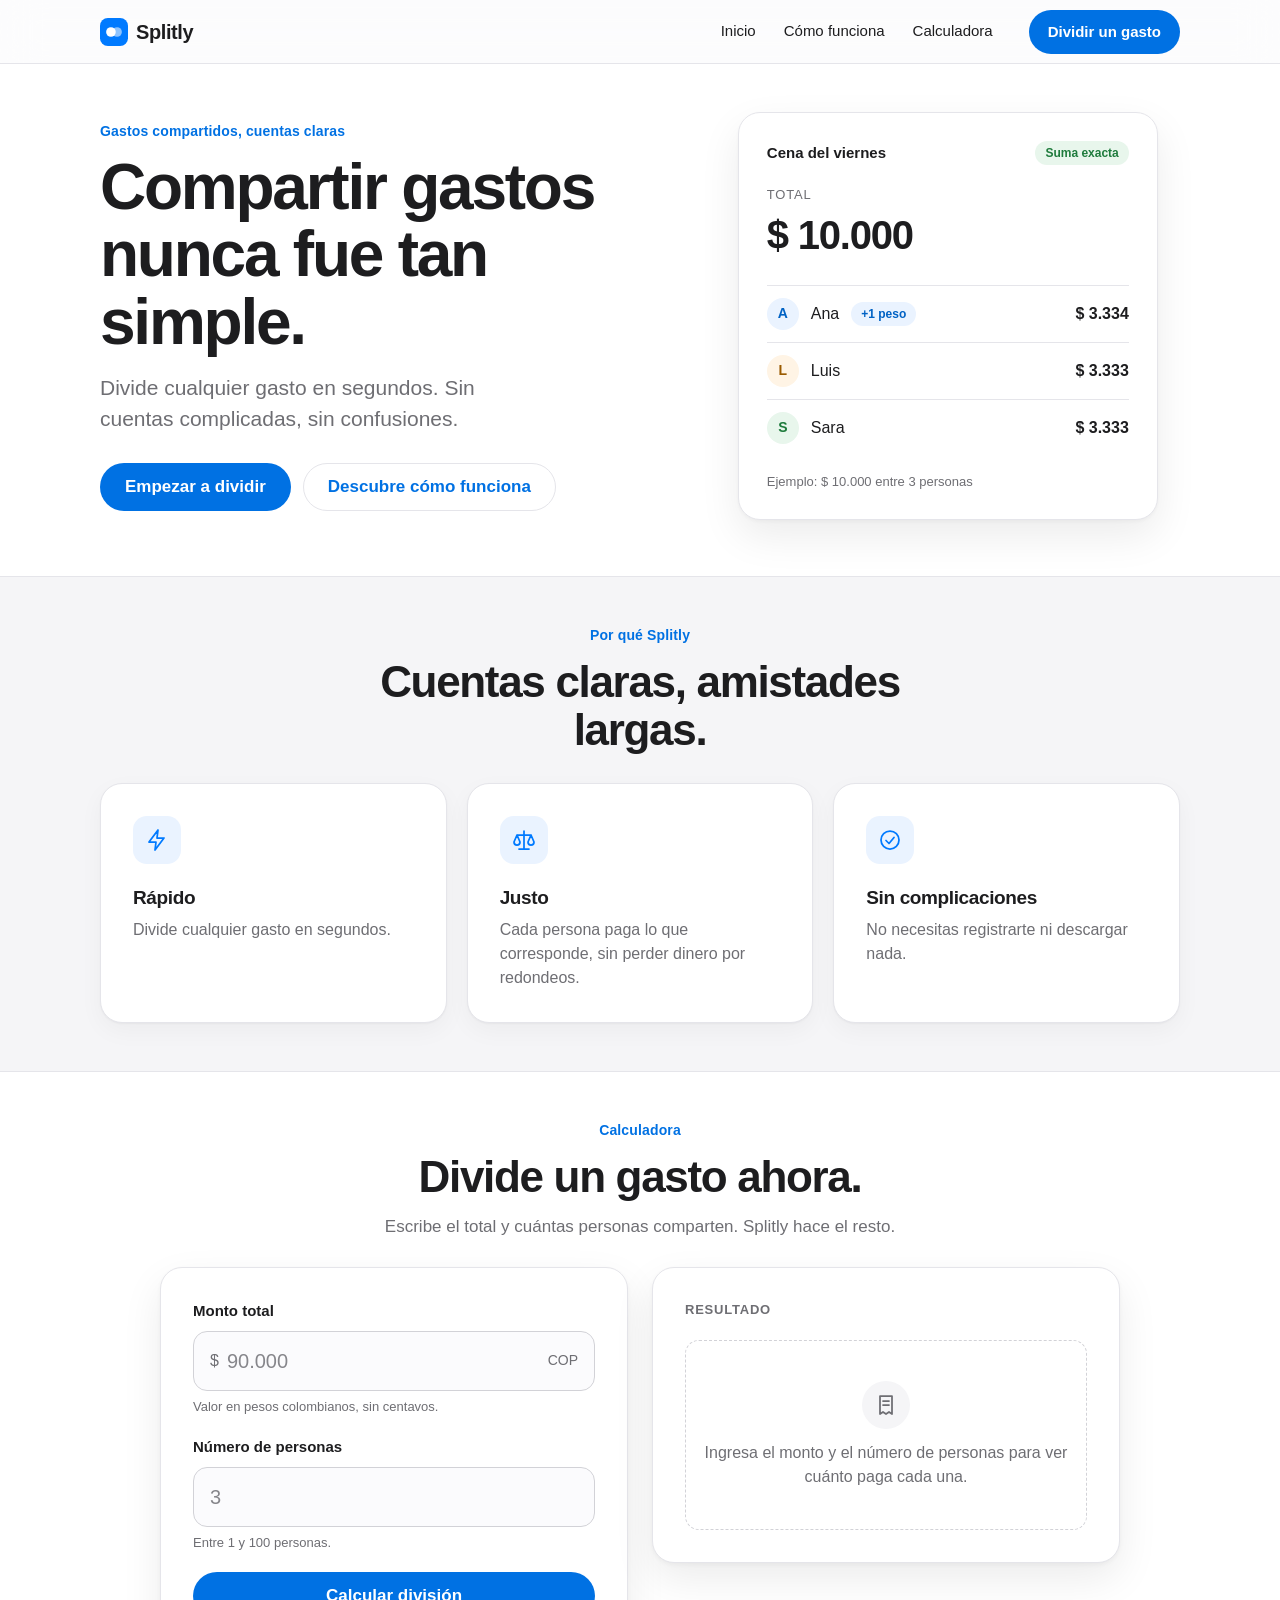
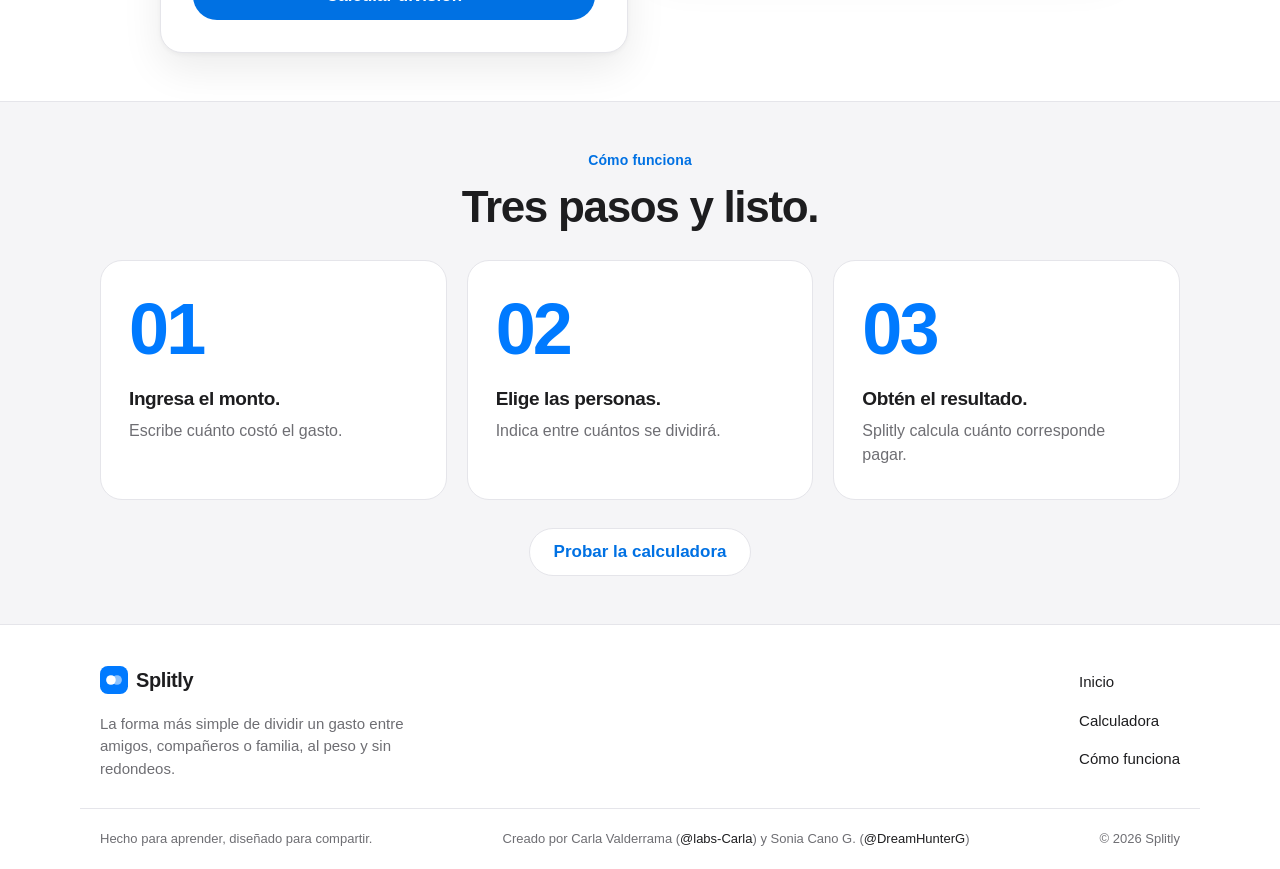
<file: frontend/index.html>
<!DOCTYPE html>
<html lang="es">
<head>
  <meta charset="UTF-8">
  <meta name="viewport" content="width=device-width, initial-scale=1">
  <title>Splitly — Divide gastos en segundos</title>
  <meta name="description" content="Splitly divide cualquier gasto en pesos colombianos entre varias personas, al peso y sin redondeos.">
  <meta name="theme-color" content="#F5F5F7">
  <link rel="icon" type="image/svg+xml" href="data:image/svg+xml,%3Csvg xmlns='http://www.w3.org/2000/svg' viewBox='0 0 32 32' width='32' height='32'%3E%3Crect width='32' height='32' rx='9' fill='%23007AFF'/%3E%3Ccircle cx='12.5' cy='16' r='5.5' fill='%23fff'/%3E%3Ccircle cx='19.5' cy='16' r='5.5' fill='%23fff' fill-opacity='.55'/%3E%3C/svg%3E">
  <link rel="stylesheet" href="style.css">
  <script src="script.js" defer></script>
</head>
<body>
  <a class="saltar" href="#contenido">Saltar al contenido</a>

  <!-- Barra de navegación -->
  <header class="navbar">
    <nav class="navbar__contenido contenedor" aria-label="Principal">
      <a class="logo" href="#inicio">
        <svg class="logo__simbolo" viewBox="0 0 32 32" width="28" height="28" aria-hidden="true" focusable="false"><rect width="32" height="32" rx="9" fill="#007AFF"/><circle cx="12.5" cy="16" r="5.5" fill="#fff"/><circle cx="19.5" cy="16" r="5.5" fill="#fff" fill-opacity=".55"/></svg>
        <span class="logo__texto">Splitly</span>
      </a>
      <button class="navbar__toggle" id="menu-toggle" type="button" aria-expanded="false" aria-controls="menu" aria-label="Abrir menú">
        <svg viewBox="0 0 24 24" width="24" height="24" fill="none" stroke="currentColor" stroke-width="1.75" stroke-linecap="round" stroke-linejoin="round" aria-hidden="true" focusable="false"><path d="M4 6h16M4 12h16M4 18h16"/></svg>
      </button>
      <div class="navbar__menu" id="menu">
        <ul class="navbar__enlaces">
          <li><a class="navbar__enlace" href="#inicio">Inicio</a></li>
          <li><a class="navbar__enlace" href="#como-funciona">Cómo funciona</a></li>
          <li><a class="navbar__enlace" href="#calculadora">Calculadora</a></li>
        </ul>
        <a class="boton boton--primario boton--pequeno" href="#calculadora">Dividir un gasto</a>
      </div>
    </nav>
  </header>

  <main id="contenido">

    <!-- Hero -->
    <section class="hero" id="inicio" aria-labelledby="hero-titulo">
      <div class="contenedor hero__grid">
        <div class="hero__texto">
          <p class="eyebrow">Gastos compartidos, cuentas claras</p>
          <h1 class="hero__titulo" id="hero-titulo">Compartir gastos nunca fue tan simple.</h1>
          <p class="hero__subtitulo">Divide cualquier gasto en segundos. Sin cuentas complicadas, sin confusiones.</p>
          <div class="hero__acciones">
            <a class="boton boton--primario" href="#calculadora">Empezar a dividir</a>
            <a class="boton boton--secundario" href="#como-funciona">Descubre cómo funciona</a>
          </div>
        </div>
        <figure class="hero__visual tarjeta-ejemplo">
          <div class="tarjeta-ejemplo__encabezado">
            <span class="tarjeta-ejemplo__titulo">Cena del viernes</span>
            <span class="chip chip--exito">Suma exacta</span>
          </div>
          <p class="tarjeta-ejemplo__etiqueta">Total</p>
          <p class="tarjeta-ejemplo__monto">$ 10.000</p>
          <ul class="tarjeta-ejemplo__lista">
            <li class="tarjeta-ejemplo__fila">
              <span class="avatar" aria-hidden="true">A</span>
              <span class="tarjeta-ejemplo__nombre">Ana</span>
              <span class="chip">+1 peso</span>
              <span class="tarjeta-ejemplo__valor">$ 3.334</span>
            </li>
            <li class="tarjeta-ejemplo__fila">
              <span class="avatar" aria-hidden="true">L</span>
              <span class="tarjeta-ejemplo__nombre">Luis</span>
              <span class="tarjeta-ejemplo__valor">$ 3.333</span>
            </li>
            <li class="tarjeta-ejemplo__fila">
              <span class="avatar" aria-hidden="true">S</span>
              <span class="tarjeta-ejemplo__nombre">Sara</span>
              <span class="tarjeta-ejemplo__valor">$ 3.333</span>
            </li>
          </ul>
          <figcaption class="tarjeta-ejemplo__pie">Ejemplo: $ 10.000 entre 3 personas</figcaption>
        </figure>
      </div>
    </section>

    <!-- Beneficios -->
    <section class="seccion" id="beneficios" aria-labelledby="beneficios-titulo">
      <div class="contenedor">
        <header class="seccion__encabezado">
          <p class="eyebrow">Por qué Splitly</p>
          <h2 class="seccion__titulo" id="beneficios-titulo">Cuentas claras, amistades largas.</h2>
        </header>
        <ul class="beneficios">
          <li class="tarjeta beneficio">
            <span class="beneficio__icono">
              <svg viewBox="0 0 24 24" width="24" height="24" fill="none" stroke="currentColor" stroke-width="1.75" stroke-linecap="round" stroke-linejoin="round" aria-hidden="true" focusable="false"><path d="M13 2 4 14h7l-1 8 9-12h-7z"/></svg>
            </span>
            <h3 class="beneficio__titulo">Rápido</h3>
            <p class="beneficio__texto">Divide cualquier gasto en segundos.</p>
          </li>
          <li class="tarjeta beneficio">
            <span class="beneficio__icono">
              <svg viewBox="0 0 24 24" width="24" height="24" fill="none" stroke="currentColor" stroke-width="1.75" stroke-linecap="round" stroke-linejoin="round" aria-hidden="true" focusable="false"><path d="M12 3v18M7 21h10M5 7h14M5 7l-3 7a3 3 0 0 0 6 0zM19 7l-3 7a3 3 0 0 0 6 0z"/></svg>
            </span>
            <h3 class="beneficio__titulo">Justo</h3>
            <p class="beneficio__texto">Cada persona paga lo que corresponde, sin perder dinero por redondeos.</p>
          </li>
          <li class="tarjeta beneficio">
            <span class="beneficio__icono">
              <svg viewBox="0 0 24 24" width="24" height="24" fill="none" stroke="currentColor" stroke-width="1.75" stroke-linecap="round" stroke-linejoin="round" aria-hidden="true" focusable="false"><circle cx="12" cy="12" r="9"/><path d="m8 12.5 3 3 5-6"/></svg>
            </span>
            <h3 class="beneficio__titulo">Sin complicaciones</h3>
            <p class="beneficio__texto">No necesitas registrarte ni descargar nada.</p>
          </li>
        </ul>
      </div>
    </section>

    <!-- Calculadora -->
    <section class="seccion seccion--calculadora" id="calculadora" aria-labelledby="calculadora-titulo">
      <div class="contenedor">
        <header class="seccion__encabezado">
          <p class="eyebrow">Calculadora</p>
          <h2 class="seccion__titulo" id="calculadora-titulo">Divide un gasto ahora.</h2>
          <p class="seccion__descripcion">Escribe el total y cuántas personas comparten. Splitly hace el resto.</p>
        </header>
        <div class="calculadora">

          <!-- Formulario -->
          <form class="tarjeta calculadora__formulario" id="formulario" novalidate>
            <div class="campo">
              <label class="campo__etiqueta" for="monto">Monto total</label>
              <div class="campo__control">
                <span class="campo__prefijo" aria-hidden="true">$</span>
                <input class="campo__entrada" type="text" id="monto" name="monto" inputmode="numeric" autocomplete="off" placeholder="90.000" aria-describedby="ayuda-monto">
                <span class="campo__sufijo" aria-hidden="true">COP</span>
              </div>
              <p class="campo__ayuda" id="ayuda-monto">Valor en pesos colombianos, sin centavos.</p>
            </div>
            <div class="campo">
              <label class="campo__etiqueta" for="personas">Número de personas</label>
              <div class="campo__control">
                <input class="campo__entrada" type="text" id="personas" name="personas" inputmode="numeric" autocomplete="off" placeholder="3" aria-describedby="ayuda-personas">
              </div>
              <p class="campo__ayuda" id="ayuda-personas">Entre 1 y 100 personas.</p>
            </div>
            <div class="alerta" id="error" role="alert" hidden></div>
            <button class="boton boton--primario boton--bloque" id="boton-calcular" type="submit">
              <span class="boton__spinner" aria-hidden="true"></span>
              <span class="boton__texto">Calcular división</span>
            </button>
          </form>

          <!-- Resultado -->
          <section class="tarjeta resultado" aria-labelledby="resultado-titulo" aria-live="polite">
            <h3 class="resultado__titulo" id="resultado-titulo">Resultado</h3>
            <div class="resultado__vacio" id="resultado-vacio">
              <span class="resultado__vacio-icono">
                <svg viewBox="0 0 24 24" width="24" height="24" fill="none" stroke="currentColor" stroke-width="1.75" stroke-linecap="round" stroke-linejoin="round" aria-hidden="true" focusable="false"><path d="M6 3h12v18l-3-2-3 2-3-2-3 2zM9 8h6M9 12h6"/></svg>
              </span>
              <p>Ingresa el monto y el número de personas para ver cuánto paga cada una.</p>
            </div>
            <div class="resultado__contenido" id="resultado" hidden>
              <p class="resultado__etiqueta" id="resultado-etiqueta">Cada persona paga</p>
              <p class="resultado__monto" id="resultado-base"></p>
              <dl class="resultado__datos">
                <div class="resultado__dato"><dt>Monto total</dt><dd id="resultado-total"></dd></div>
                <div class="resultado__dato"><dt>Participantes</dt><dd id="resultado-personas"></dd></div>
              </dl>
              <h4 class="resultado__subtitulo">Distribución</h4>
              <ul class="distribucion" id="distribucion"></ul>
              <p class="resultado__nota" id="resultado-nota" hidden></p>
            </div>
          </section>

        </div>
      </div>
    </section>

    <!-- Cómo funciona -->
    <section class="seccion" id="como-funciona" aria-labelledby="como-funciona-titulo">
      <div class="contenedor">
        <header class="seccion__encabezado">
          <p class="eyebrow">Cómo funciona</p>
          <h2 class="seccion__titulo" id="como-funciona-titulo">Tres pasos y listo.</h2>
        </header>
        <ol class="pasos">
          <li class="paso">
            <span class="paso__numero" aria-hidden="true">01</span>
            <h3 class="paso__titulo">Ingresa el monto.</h3>
            <p class="paso__texto">Escribe cuánto costó el gasto.</p>
          </li>
          <li class="paso">
            <span class="paso__numero" aria-hidden="true">02</span>
            <h3 class="paso__titulo">Elige las personas.</h3>
            <p class="paso__texto">Indica entre cuántos se dividirá.</p>
          </li>
          <li class="paso">
            <span class="paso__numero" aria-hidden="true">03</span>
            <h3 class="paso__titulo">Obtén el resultado.</h3>
            <p class="paso__texto">Splitly calcula cuánto corresponde pagar.</p>
          </li>
        </ol>
        <div class="seccion__accion">
          <a class="boton boton--secundario" href="#calculadora">Probar la calculadora</a>
        </div>
      </div>
    </section>

  </main>

  <!-- Pie de página -->
  <footer class="footer">
    <div class="contenedor footer__grid">
      <div class="footer__marca">
        <a class="logo" href="#inicio">
          <svg class="logo__simbolo" viewBox="0 0 32 32" width="28" height="28" aria-hidden="true" focusable="false"><rect width="32" height="32" rx="9" fill="#007AFF"/><circle cx="12.5" cy="16" r="5.5" fill="#fff"/><circle cx="19.5" cy="16" r="5.5" fill="#fff" fill-opacity=".55"/></svg>
          <span class="logo__texto">Splitly</span>
        </a>
        <p class="footer__descripcion">La forma más simple de dividir un gasto entre amigos, compañeros o familia, al peso y sin redondeos.</p>
      </div>
      <nav class="footer__nav" aria-label="Pie de página">
        <ul class="footer__enlaces">
          <li><a class="footer__enlace" href="#inicio">Inicio</a></li>
          <li><a class="footer__enlace" href="#calculadora">Calculadora</a></li>
          <li><a class="footer__enlace" href="#como-funciona">Cómo funciona</a></li>
        </ul>
      </nav>
    </div>
    <div class="contenedor footer__base">
      <p>Hecho para aprender, diseñado para compartir.</p>
      <p class="footer__creditos">
        Creado por Carla Valderrama
        (<a class="footer__enlace" href="https://github.com/labs-Carla">@labs-Carla</a>)
        y Sonia Cano G.
        (<a class="footer__enlace" href="https://github.com/DreamHunterG">@DreamHunterG</a>)
      </p>
      <p>© <span id="anio">2026</span> Splitly</p>
    </div>
  </footer>
</body>
</html>
</file>
<file: frontend/style.css>
/* ==========================================================
   Splitly - Hoja de estilos
   Estilo inspirado en Apple / iOS: minimalista, con mucho
   espacio en blanco, tarjetas redondeadas y sombras sutiles.
   Metodología: nombres de clases tipo BEM (bloque__elemento--modificador).
   ========================================================== */

/* ---------- Variables ---------- */
:root {
  /* Colores base */
  --fondo: #F5F5F7;
  --superficie: #FFFFFF;
  --texto: #1D1D1F;
  --texto-secundario: #6E6E73;
  --borde: #E5E5EA;
  --borde-campo: #D2D2D7;

  /* Acento: --acento (#007AFF) es solo para elementos NO textuales
     (iconos, logo, anillo de foco, borde de campo enfocado).
     Sobre blanco #007AFF da ~4.0:1 y NO cumple WCAG AA para texto normal (4.5:1).
     Por eso el texto, los enlaces y los botones usan #0071E3, que da ~4.7:1. */
  --acento: #007AFF;
  --acento-texto: #0071E3;
  --acento-texto-hover: #0062C4;

  /* Estados y chips */
  --exito: #1E7B3C;
  --exito-fondo: #E8F6EC;
  --error: #D70015;
  --error-fondo: #FFF1F1;
  --chip-fondo: #EAF3FF;
  --chip-texto: #0062C4;

  /* Radios */
  --radio-sm: 10px;
  --radio: 14px;
  --radio-lg: 22px;

  /* Sombras */
  --sombra: 0 1px 2px rgba(0,0,0,.04), 0 8px 24px rgba(0,0,0,.04);
  --sombra-elevada: 0 2px 4px rgba(0,0,0,.04), 0 16px 40px rgba(0,0,0,.08);

  /* Medidas y movimiento */
  --alto-navbar: 64px;
  --transicion: 200ms cubic-bezier(.25,.1,.25,1);

  /* Tipografía */
  --fuente: -apple-system, BlinkMacSystemFont, "SF Pro Text", "Segoe UI", Roboto, "Helvetica Neue", Arial, sans-serif;
}

/* ---------- Base ---------- */
*, *::before, *::after {
  box-sizing: border-box;
}

* {
  margin: 0;
}

[hidden] {
  display: none !important;
}

img, svg {
  display: block;
  max-width: 100%;
}

/* Desplazamiento suave solo si la persona no pidió menos movimiento */
@media (prefers-reduced-motion: no-preference) {
  html {
    scroll-behavior: smooth;
  }
}

body {
  background: var(--fondo);
  color: var(--texto);
  font-family: var(--fuente);
  line-height: 1.5;
  -webkit-font-smoothing: antialiased;
  -moz-osx-font-smoothing: grayscale;
}

h1, h2, h3, h4 {
  letter-spacing: -0.02em;
  font-weight: 600;
}

ul, ol {
  list-style: none;
  padding: 0;
}

/* Las anclas no quedan tapadas por la navbar fija */
section[id] {
  scroll-margin-top: calc(var(--alto-navbar) + 16px);
}

/* Anillo de foco visible para quien navega con teclado */
:focus-visible {
  outline: 3px solid color-mix(in srgb, var(--acento) 55%, transparent);
  outline-offset: 2px;
}

.contenedor {
  width: 100%;
  max-width: 1120px;
  margin-inline: auto;
  padding-inline: 20px;
}

@media (max-width: 359px) {
  .contenedor {
    padding-inline: 16px;
  }
}

/* ---------- Enlace para saltar al contenido ---------- */
.saltar {
  position: fixed;
  top: 8px;
  left: 8px;
  z-index: 100;
  padding: 10px 16px;
  background: var(--acento-texto);
  color: #FFFFFF;
  border-radius: var(--radio-sm);
  font-weight: 600;
  text-decoration: none;
  transform: translateY(-200%);
}

.saltar:focus {
  transform: none;
}

/* ---------- Botones ---------- */
.boton {
  display: inline-flex;
  align-items: center;
  justify-content: center;
  gap: 8px;
  min-height: 48px;
  padding: 0 24px;
  border: 1px solid transparent;
  border-radius: 999px;
  font: inherit;
  font-size: 17px;
  font-weight: 600;
  line-height: 1.2;
  text-align: center;
  text-decoration: none;
  cursor: pointer;
  transition:
    background-color var(--transicion),
    color var(--transicion),
    transform var(--transicion),
    box-shadow var(--transicion);
}

.boton--primario {
  background: var(--acento-texto);
  color: #FFFFFF;
}

.boton--primario:hover {
  background: var(--acento-texto-hover);
}

.boton--primario:active {
  transform: scale(.98);
}

.boton--secundario {
  background: var(--superficie);
  color: var(--acento-texto);
  border-color: var(--borde);
}

.boton--secundario:hover {
  background: #EEF5FF;
}

.boton--secundario:active {
  transform: scale(.98);
}

.boton--pequeno {
  min-height: 44px;
  padding: 0 18px;
  font-size: 15px;
}

.boton--bloque {
  width: 100%;
}

.boton:disabled {
  opacity: .55;
  cursor: not-allowed;
  transform: none;
}

.boton--primario:disabled:hover {
  background: var(--acento-texto); /* deshabilitado no reacciona al mouse */
}

/* Spinner de carga: oculto salvo cuando el botón está ocupado */
.boton__spinner {
  display: none;
}

.boton[aria-busy="true"] {
  cursor: progress; /* sobrescribe el not-allowed de :disabled */
}

.boton[aria-busy="true"] .boton__spinner {
  display: inline-block;
  width: 18px;
  height: 18px;
  flex-shrink: 0;
  border: 2px solid rgba(255,255,255,.35);
  border-top-color: #FFFFFF;
  border-radius: 50%;
  animation: girar 0.8s linear infinite;
}

/* ---------- Navbar ---------- */
.navbar {
  position: sticky;
  top: 0;
  z-index: 50;
  height: var(--alto-navbar);
  background: rgba(255,255,255,.72);
  -webkit-backdrop-filter: saturate(180%) blur(20px);
  backdrop-filter: saturate(180%) blur(20px);
  border-bottom: 1px solid var(--borde);
}

.navbar__contenido {
  display: flex;
  align-items: center;
  justify-content: space-between;
  height: 100%;
}

.logo {
  display: inline-flex;
  align-items: center;
  gap: 8px;
  color: var(--texto);
  text-decoration: none;
}

.logo__texto {
  font-size: 20px;
  font-weight: 700;
  letter-spacing: -0.02em;
}

.navbar__toggle {
  display: inline-grid;
  place-items: center;
  width: 44px;
  height: 44px;
  padding: 0;
  border: 0;
  background: transparent;
  border-radius: var(--radio-sm);
  color: var(--texto);
  cursor: pointer;
  transition: background-color var(--transicion);
}

.navbar__toggle:hover {
  background: rgba(0,0,0,.05);
}

.navbar__enlace {
  display: flex;
  align-items: center;
  color: var(--texto);
  font-size: 15px;
  text-decoration: none;
  padding: 8px 12px;
  border-radius: 8px;
  transition: color var(--transicion);
}

.navbar__enlace:hover {
  color: var(--acento-texto);
}

/* Móvil: menú desplegable */
.navbar__menu {
  position: absolute;
  top: 100%;
  left: 0;
  right: 0;
  display: none;
  flex-direction: column;
  gap: 8px;
  padding: 12px 20px 20px;
  background: var(--superficie);
  border-bottom: 1px solid var(--borde);
  box-shadow: var(--sombra-elevada);
}

.navbar__enlaces {
  display: flex;
  flex-direction: column;
}

.navbar__menu .navbar__enlace {
  min-height: 44px;
  padding: 12px;
}

.navbar__menu .boton {
  width: 100%;
}

/* Estado abierto (lo activa el JavaScript con la clase navbar--abierto) */
.navbar--abierto .navbar__menu {
  display: flex;
  animation: desplegar 200ms ease-out;
}

/* Escritorio: menú en fila */
@media (min-width: 768px) {
  .navbar__toggle {
    display: none;
  }

  .navbar__menu {
    position: static;
    display: flex;
    flex-direction: row;
    align-items: center;
    gap: 24px;
    padding: 0;
    background: none;
    border-bottom: 0;
    box-shadow: none;
  }

  .navbar__enlaces {
    flex-direction: row;
    gap: 4px;
  }

  .navbar__menu .navbar__enlace {
    min-height: 0;
    padding: 8px 12px;
  }

  .navbar__menu .boton {
    width: auto;
  }
}

/* ---------- Hero ---------- */
.hero {
  padding-block: 32px 40px;
  background: var(--superficie);
  border-bottom: 1px solid var(--borde);
}

@media (min-width: 768px) {
  .hero {
    padding-block: 48px 56px;
  }
}

.hero__grid {
  display: grid;
  grid-template-columns: minmax(0, 1fr);
  gap: 48px;
}

@media (min-width: 900px) {
  .hero__grid {
    grid-template-columns: 1.1fr 0.9fr;
    align-items: center;
  }
}

.eyebrow {
  margin-bottom: 12px;
  font-size: 14px;
  font-weight: 600;
  letter-spacing: .01em;
  color: var(--acento-texto);
}

.hero__titulo {
  max-width: 14ch;
  font-size: clamp(2.25rem, 6vw + 0.5rem, 4rem);
  font-weight: 700;
  line-height: 1.05;
  letter-spacing: -0.035em;
}

.hero__subtitulo {
  max-width: 36ch;
  margin: 16px 0 28px;
  font-size: clamp(1.0625rem, 1vw + 0.9rem, 1.3125rem);
  color: var(--texto-secundario);
}

.hero__acciones {
  display: flex;
  flex-wrap: wrap;
  gap: 12px;
}

@media (max-width: 479px) {
  .hero__acciones .boton {
    flex: 1 1 100%;
  }
}

/* ---------- Tarjeta de ejemplo (hero) ---------- */
.tarjeta-ejemplo {
  width: 100%;
  max-width: 420px;
  justify-self: center;
  margin: 0;
  padding: 20px;
  background: var(--superficie);
  border: 1px solid var(--borde);
  border-radius: var(--radio-lg);
  box-shadow: var(--sombra-elevada);
  animation: aparecer 500ms ease-out both;
}

@media (min-width: 480px) {
  .tarjeta-ejemplo {
    padding: 28px;
  }
}

.tarjeta-ejemplo__encabezado {
  display: flex;
  align-items: center;
  justify-content: space-between;
  gap: 12px;
  margin-bottom: 20px;
}

.tarjeta-ejemplo__titulo {
  font-size: 15px;
  font-weight: 600;
}

.tarjeta-ejemplo__etiqueta {
  font-size: 13px;
  color: var(--texto-secundario);
  text-transform: uppercase;
  letter-spacing: .06em;
}

.tarjeta-ejemplo__monto {
  margin-bottom: 20px;
  font-size: 40px;
  font-weight: 700;
  letter-spacing: -0.03em;
  font-variant-numeric: tabular-nums;
}

.tarjeta-ejemplo__fila {
  display: flex;
  align-items: center;
  gap: 12px;
  padding: 12px 0;
  border-top: 1px solid var(--borde);
}

.tarjeta-ejemplo__nombre {
  font-weight: 500;
}

.tarjeta-ejemplo__valor {
  margin-left: auto;
  font-weight: 600;
  font-variant-numeric: tabular-nums;
}

.tarjeta-ejemplo__pie {
  margin-top: 16px;
  font-size: 13px;
  color: var(--texto-secundario);
}

/* ---------- Avatar y chips ---------- */
.avatar {
  display: inline-grid;
  place-items: center;
  flex-shrink: 0;
  width: 32px;
  height: 32px;
  border-radius: 50%;
  font-size: 14px;
  font-weight: 600;
}

.tarjeta-ejemplo__fila:nth-child(1) .avatar {
  background: #EAF3FF;
  color: #0062C4;
}

.tarjeta-ejemplo__fila:nth-child(2) .avatar {
  background: #FFF4E5;
  color: #9A5B00;
}

.tarjeta-ejemplo__fila:nth-child(3) .avatar {
  background: #E8F6EC;
  color: #1E7B3C;
}

.chip {
  display: inline-flex;
  padding: 3px 10px;
  border-radius: 999px;
  background: var(--chip-fondo);
  color: var(--chip-texto);
  font-size: 12px;
  font-weight: 600;
  white-space: nowrap;
}

.chip--exito {
  background: var(--exito-fondo);
  color: var(--exito);
}

/* ---------- Secciones genéricas ---------- */
.seccion {
  padding-block: 32px;
}

@media (min-width: 768px) {
  .seccion {
    padding-block: 48px;
  }
}

.seccion__encabezado {
  max-width: 640px;
  margin: 0 auto 28px;
  text-align: center;
}

.seccion__titulo {
  font-size: clamp(1.75rem, 3vw + 1rem, 2.75rem);
  font-weight: 700;
  letter-spacing: -0.03em;
  line-height: 1.1;
}

.seccion__descripcion {
  margin-top: 12px;
  font-size: 17px;
  color: var(--texto-secundario);
}

.seccion__accion {
  margin-top: 28px;
  text-align: center;
}

.tarjeta {
  padding: 24px;
  background: var(--superficie);
  border: 1px solid var(--borde);
  border-radius: var(--radio-lg);
  box-shadow: var(--sombra);
}

@media (min-width: 768px) {
  .tarjeta {
    padding: 32px;
  }
}

/* ---------- Beneficios ---------- */
.beneficios {
  display: grid;
  grid-template-columns: repeat(auto-fit, minmax(min(100%, 260px), 1fr));
  gap: 20px;
}

.beneficio {
  transition: transform var(--transicion), box-shadow var(--transicion);
}

@media (hover: hover) {
  .beneficio:hover {
    transform: translateY(-2px);
    box-shadow: var(--sombra-elevada);
  }
}

.beneficio__icono {
  display: inline-grid;
  place-items: center;
  width: 48px;
  height: 48px;
  margin-bottom: 20px;
  border-radius: 14px;
  background: var(--chip-fondo);
  color: var(--acento);
}

.beneficio__titulo {
  margin-bottom: 6px;
  font-size: 19px;
  font-weight: 600;
}

.beneficio__texto {
  color: var(--texto-secundario);
}

/* ---------- Calculadora ---------- */
.seccion--calculadora {
  background: var(--superficie);
  border-block: 1px solid var(--borde);
}

.seccion--calculadora .tarjeta {
  box-shadow: var(--sombra-elevada);
}

.calculadora {
  display: grid;
  grid-template-columns: minmax(0, 1fr);
  gap: 24px;
  max-width: 960px;
  margin-inline: auto;
}

@media (min-width: 900px) {
  .calculadora {
    grid-template-columns: repeat(2, minmax(0, 1fr));
    align-items: start;
  }
}

.campo {
  margin-bottom: 20px;
}

.campo__etiqueta {
  display: block;
  margin-bottom: 8px;
  font-size: 15px;
  font-weight: 600;
}

.campo__control {
  display: flex;
  align-items: center;
  gap: 8px;
  min-height: 56px;
  padding: 0 16px;
  background: #FBFBFD;
  border: 1px solid var(--borde-campo);
  border-radius: var(--radio);
  transition:
    border-color var(--transicion),
    box-shadow var(--transicion),
    background-color var(--transicion);
}

.campo__control:focus-within {
  background: var(--superficie);
  border-color: var(--acento);
  box-shadow: 0 0 0 4px rgba(0,122,255,.15);
}

.campo__entrada {
  flex: 1;
  min-width: 0;
  padding: 14px 0;
  border: 0;
  background: transparent;
  color: var(--texto);
  font: inherit;
  /* Nunca menos de 16px: en iOS, un campo con letra menor hace zoom automático al enfocarse */
  font-size: 20px;
  font-weight: 500;
  font-variant-numeric: tabular-nums;
  outline: none; /* el foco lo muestra el contenedor con :focus-within */
}

.campo__entrada::placeholder {
  color: #86868B;
}

.campo__prefijo,
.campo__sufijo {
  color: var(--texto-secundario);
  font-weight: 500;
}

.campo__sufijo {
  font-size: 14px;
}

.campo__ayuda {
  margin-top: 6px;
  font-size: 13px;
  color: var(--texto-secundario);
}

.alerta {
  margin-bottom: 20px;
  padding: 12px 16px;
  background: var(--error-fondo);
  color: var(--error);
  border-left: 3px solid var(--error);
  border-radius: var(--radio-sm);
  font-size: 15px;
  animation: aparecer 250ms ease-out both;
}

.alerta p + p {
  margin-top: 4px;
}

/* ---------- Resultado ---------- */
.resultado__titulo {
  margin-bottom: 20px;
  font-size: 13px;
  font-weight: 600;
  text-transform: uppercase;
  letter-spacing: .06em;
  color: var(--texto-secundario);
}

.resultado__vacio {
  display: flex;
  flex-direction: column;
  align-items: center;
  gap: 12px;
  padding: 40px 16px;
  border: 1.5px dashed var(--borde-campo);
  border-radius: var(--radio);
  text-align: center;
  color: var(--texto-secundario);
}

.resultado__vacio-icono {
  display: inline-grid;
  place-items: center;
  width: 48px;
  height: 48px;
  border-radius: 50%;
  background: var(--fondo);
  color: var(--texto-secundario);
}

/* El JS reinicia la animación ocultando y mostrando el elemento */
.resultado__contenido {
  animation: aparecer 400ms ease-out both;
}

.resultado__etiqueta {
  font-size: 15px;
  color: var(--texto-secundario);
}

.resultado__monto {
  margin: 4px 0 24px;
  font-size: clamp(2.5rem, 5vw + 1rem, 3.25rem);
  font-weight: 700;
  line-height: 1.1;
  letter-spacing: -0.035em;
  font-variant-numeric: tabular-nums;
  overflow-wrap: anywhere;
}

.resultado__datos {
  display: grid;
  grid-template-columns: repeat(2, minmax(0, 1fr));
  gap: 12px;
  margin-bottom: 24px;
}

.resultado__dato {
  padding: 14px 16px;
  background: var(--fondo);
  border-radius: var(--radio);
}

.resultado__dato dt {
  font-size: 13px;
  color: var(--texto-secundario);
}

.resultado__dato dd {
  margin: 0;
  font-size: 17px;
  font-weight: 600;
  font-variant-numeric: tabular-nums;
  overflow-wrap: anywhere;
}

.resultado__subtitulo {
  margin-bottom: 8px;
  font-size: 15px;
  font-weight: 600;
}

.distribucion__item {
  display: flex;
  align-items: center;
  justify-content: space-between;
  gap: 12px;
  padding: 14px 0;
  border-top: 1px solid var(--borde);
}

.distribucion__detalle {
  display: inline-flex;
  align-items: center;
  flex-wrap: wrap;
  gap: 8px;
  min-width: 0;
}

.distribucion__monto {
  font-weight: 600;
  font-variant-numeric: tabular-nums;
  white-space: nowrap;
}

.resultado__nota {
  margin-top: 16px;
  padding-top: 16px;
  border-top: 1px solid var(--borde);
  font-size: 14px;
  color: var(--texto-secundario);
}

/* ---------- Cómo funciona ---------- */
.pasos {
  display: grid;
  grid-template-columns: repeat(auto-fit, minmax(min(100%, 260px), 1fr));
  gap: 20px;
}

.paso {
  padding: 32px 28px;
  background: var(--superficie);
  border: 1px solid var(--borde);
  border-radius: var(--radio-lg);
}

/* Número grande y decorativo (aria-hidden): para texto grande basta contraste 3:1 y #007AFF lo cumple */
.paso__numero {
  display: block;
  margin-bottom: 20px;
  font-size: clamp(3rem, 4vw + 1.5rem, 4.5rem);
  font-weight: 700;
  line-height: 1;
  letter-spacing: -0.04em;
  font-variant-numeric: tabular-nums;
  color: var(--acento);
}

.paso__titulo {
  margin-bottom: 6px;
  font-size: 19px;
  font-weight: 600;
}

.paso__texto {
  color: var(--texto-secundario);
}

/* ---------- Footer ---------- */
.footer {
  padding-top: 40px;
  background: var(--superficie);
  border-top: 1px solid var(--borde);
  font-size: 15px;
  color: var(--texto-secundario);
}

.footer__grid {
  display: grid;
  grid-template-columns: minmax(0, 1fr);
  gap: 32px;
}

@media (min-width: 768px) {
  .footer__grid {
    grid-template-columns: 2fr 1fr;
    align-items: start;
  }
}

.footer__descripcion {
  max-width: 40ch;
  margin-top: 12px;
}

.footer__enlaces {
  display: flex;
  flex-direction: column;
  gap: 4px;
}

@media (min-width: 768px) {
  .footer__nav {
    justify-self: end;
  }
}

.footer__enlace {
  display: inline-block;
  padding: 6px 0;
  color: var(--texto);
  text-decoration: none;
  transition: color var(--transicion);
}

.footer__enlace:hover {
  color: var(--acento-texto);
  text-decoration: underline;
}

.footer__base {
  display: flex;
  flex-wrap: wrap;
  justify-content: space-between;
  gap: 8px 24px;
  margin-top: 28px;
  padding-block: 20px;
  border-top: 1px solid var(--borde);
  font-size: 13px;
}

/* Créditos: los enlaces van en línea con el texto */
.footer__creditos .footer__enlace {
  padding: 0;
}

/* ---------- Animaciones ---------- */
@keyframes aparecer {
  from { opacity: 0; transform: translateY(8px); }
  to { opacity: 1; transform: none; }
}

@keyframes desplegar {
  from { opacity: 0; transform: translateY(-8px); }
  to { opacity: 1; transform: none; }
}

@keyframes girar {
  to { transform: rotate(360deg); }
}

/* ---------- Movimiento reducido ---------- */
@media (prefers-reduced-motion: reduce) {
  *, *::before, *::after {
    animation-duration: 0.01ms !important;
    animation-iteration-count: 1 !important;
    transition-duration: 0.01ms !important;
    scroll-behavior: auto !important;
  }
}
</file>
